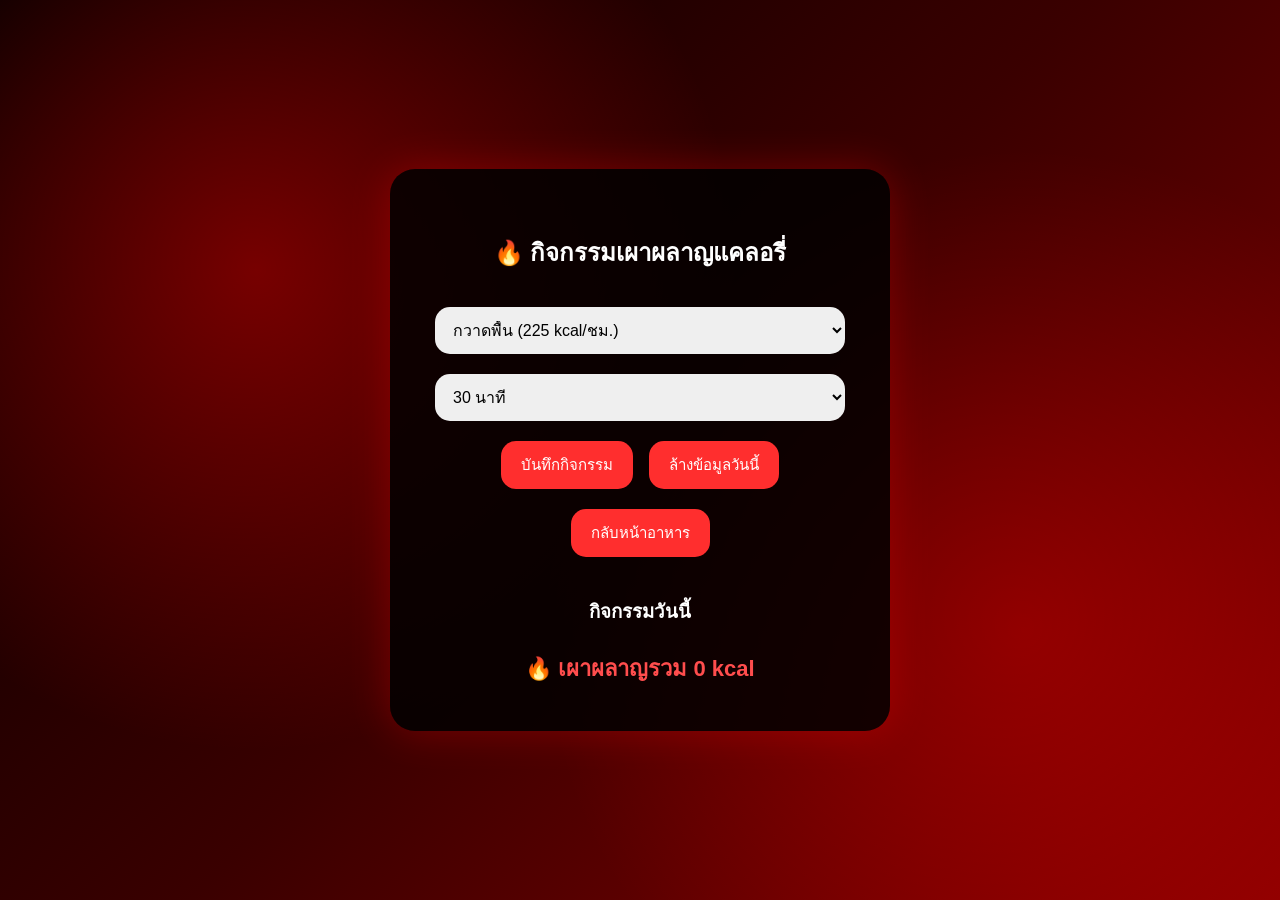
<file: activity.html>
<!DOCTYPE html>
<html lang="th">
<head>
<meta charset="UTF-8">
<meta name="viewport" content="width=device-width, initial-scale=1.0">
<title>กิจกรรมเผาผลาญแคลอรี่</title>

<style>
*{
    box-sizing:border-box;
}

body{
    margin:0;
    font-family:Arial, Helvetica, sans-serif;
    background:
        radial-gradient(circle at 20% 30%, rgba(255,0,0,0.4), transparent 40%),
        radial-gradient(circle at 80% 70%, rgba(255,0,0,0.3), transparent 40%),
        linear-gradient(135deg,#000000,#3a0000,#8b0000);
    color:white;
    display:flex;
    justify-content:center;
    align-items:center;
    min-height:100vh;
}

/* การ์ดหลัก */
.container{
    background:rgba(0,0,0,0.85);
    padding:45px;
    border-radius:25px;
    width:500px;
    text-align:center;
    box-shadow:0 0 40px rgba(255,0,0,0.3);
}

/* หัวข้อ */
h2{
    margin-bottom:25px;
    font-size:24px;
}

/* dropdown */
select{
    width:100%;
    padding:14px;
    margin:10px 0;
    border-radius:15px;
    border:none;
    font-size:16px;
    outline:none;
    transition:0.3s;
}

select:focus{
    box-shadow:0 0 10px rgba(255,0,0,0.6);
}

/* ปุ่ม */
button{
    padding:12px 20px;
    margin:10px 6px;
    border-radius:15px;
    border:none;
    font-size:15px;
    background:#ff2e2e;
    color:white;
    cursor:pointer;
    transition:0.3s;
}

button:hover{
    transform:scale(1.05);
    background:#ff4444;
}

/* รายการกิจกรรม */
.activity-list{
    margin-top:30px;
}

/* การ์ดกิจกรรม */
.card{
    background:#1a1a1a;
    padding:18px;
    border-radius:15px;
    margin:15px auto;
    box-shadow:0 0 15px rgba(255,0,0,0.2);
    text-align:left;
}

/* รวม kcal */
.total{
    margin-top:25px;
    font-size:22px;
    color:#ff4d4d;
    font-weight:bold;
    text-align:center;
}
</style>
</head>

<body>

<div class="container">

<h2>🔥 กิจกรรมเผาผลาญแคลอรี่</h2>

<select id="activitySelect"></select>

<select id="hourSelect">
    <option value="0.5">30 นาที</option>
    <option value="1">1 ชั่วโมง</option>
    <option value="2">2 ชั่วโมง</option>
    <option value="3">3 ชั่วโมง</option>
    <option value="4">4 ชั่วโมง</option>
    <option value="5">5 ชั่วโมง</option>
</select>

<div>
    <button onclick="addActivity()">บันทึกกิจกรรม</button>
    <button onclick="clearData()">ล้างข้อมูลวันนี้</button>
    <button onclick="goBack()">กลับหน้าอาหาร</button>
</div>

<div class="activity-list" id="activityResult"></div>

</div>

<script src="script(การเผาผลาญ).js"></script>

<script>

let activityLog = JSON.parse(localStorage.getItem("activityLog")) || [];
let totalBurn = parseFloat(localStorage.getItem("totalBurn")) || 0;

function loadActivities(){
    const select = document.getElementById("activitySelect");

    if(typeof activityDatabase !== "undefined"){
        activityDatabase.forEach(activity=>{
            const option = document.createElement("option");
            option.value = activity.kcal;
            option.textContent = `${activity.name} (${activity.kcal} kcal/ชม.)`;
            select.appendChild(option);
        });
    }

    renderActivity();
}

function addActivity(){

    const activitySelect = document.getElementById("activitySelect");
    const hourSelect = document.getElementById("hourSelect");

    const kcalPerHour = parseFloat(activitySelect.value);
    const hours = parseFloat(hourSelect.value);
    const activityName = activitySelect.options[activitySelect.selectedIndex].text;

    const burned = kcalPerHour * hours;

    totalBurn += burned;

    activityLog.push({
        name: activityName,
        hour: hours,
        burn: burned,
        date: new Date().toLocaleString()
    });

    localStorage.setItem("activityLog", JSON.stringify(activityLog));
    localStorage.setItem("totalBurn", totalBurn);

    renderActivity();
}

function renderActivity(){

    let html = "<h3>กิจกรรมวันนี้</h3>";

    activityLog.forEach(a=>{
        html += `
        <div class="card">
            <p><strong>${a.name}</strong></p>
            <p>⏱ ${a.hour} ชม.</p>
            <p>🔥 ${a.burn.toFixed(0)} kcal</p>
            <small>${a.date}</small>
        </div>
        `;
    });

    html += `<div class="total">🔥 เผาผลาญรวม ${totalBurn.toFixed(0)} kcal</div>`;

    document.getElementById("activityResult").innerHTML = html;
}

function clearData(){
    localStorage.removeItem("activityLog");
    localStorage.removeItem("totalBurn");
    activityLog = [];
    totalBurn = 0;
    renderActivity();
}

function goBack(){
    window.location.href = "main.html";
}

loadActivities();

</script>

</body>
</html>
</file>
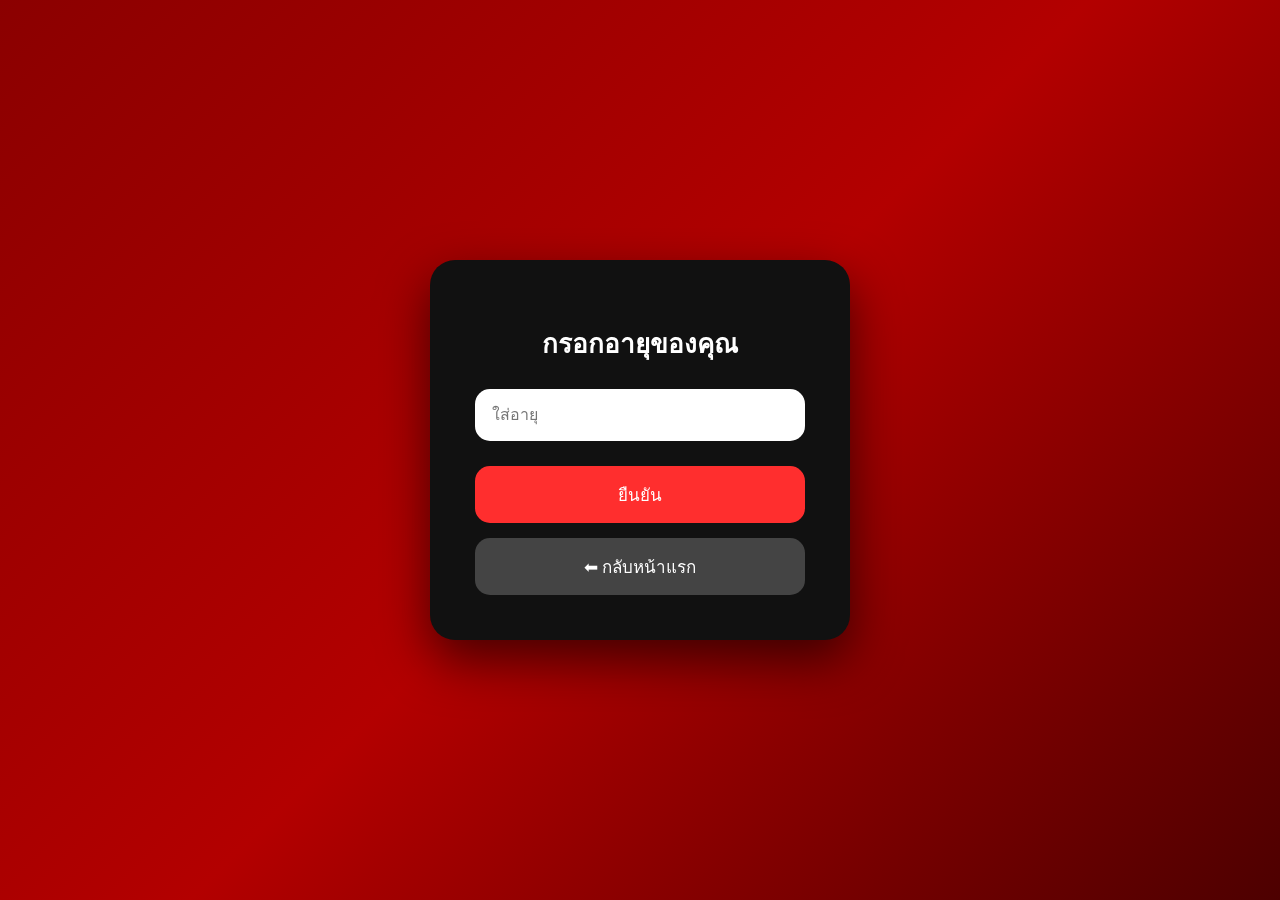
<file: age.html>
<!DOCTYPE html>
<html lang="th">
<head>
<meta charset="UTF-8">
<meta name="viewport" content="width=device-width, initial-scale=1.0">
<title>สุ่มอาหารตามอายุ</title>

<style>
*{
    box-sizing:border-box;
}

body{
    margin:0;
    display:flex;
    justify-content:center;
    align-items:center;
    min-height:100vh;
    background:linear-gradient(135deg,#8b0000,#b30000,#4d0000);
    font-family:Arial, Helvetica, sans-serif;
}

/* การ์ด */
.age-card{
    background:#111;
    padding:45px;
    border-radius:25px;
    width:420px;
    text-align:center;
    box-shadow:0 20px 50px rgba(0,0,0,0.6);
}

/* หัวข้อ */
.age-card h1{
    color:white;
    margin-bottom:25px;
    font-size:26px;
}

/* ช่องกรอก */
.age-card input{
    width:100%;
    padding:15px;
    border-radius:15px;
    border:2px solid transparent;
    margin-bottom:25px;
    font-size:16px;
    outline:none;
    transition:0.3s;
}

/* ตอนโฟกัส */
.age-card input:focus{
    border:2px solid #ff2e2e;
    box-shadow:0 0 10px rgba(255,46,46,0.6);
}

/* กล่องปุ่ม */
.button-group{
    display:flex;
    flex-direction:column;
    gap:15px;
}

/* ปุ่มทั้งหมด */
.button-group button{
    width:100%;
    padding:15px;
    border:none;
    border-radius:15px;
    font-size:17px;
    cursor:pointer;
    transition:0.3s;
}

/* ปุ่มยืนยัน */
.confirm-btn{
    background:#ff2e2e;
    color:white;
}

.confirm-btn:hover{
    background:#ff4444;
    transform:scale(1.05);
}

/* ปุ่มกลับ */
.back-btn{
    background:#444;
    color:white;
}

.back-btn:hover{
    background:#666;
    transform:scale(1.05);
}
</style>
</head>

<body>

<div class="age-card">
    <h1>กรอกอายุของคุณ</h1>

    <input type="number" id="ageInput" placeholder="ใส่อายุ">

    <div class="button-group">
        <button class="confirm-btn" onclick="goToResult()">ยืนยัน</button>
        <button class="back-btn" onclick="goMain()">⬅ กลับหน้าแรก</button>
    </div>
</div>

<script>

function goToResult(){
    const age = parseInt(document.getElementById("ageInput").value);

    if(!age || age <= 0){
        alert("กรุณากรอกอายุให้ถูกต้อง");
        return;
    }

    localStorage.setItem("userAge", age);
    window.location.href = "result-age.html";
}

function goMain(){
    window.location.href = "main.html";
}

</script>

</body>
</html>
</file>
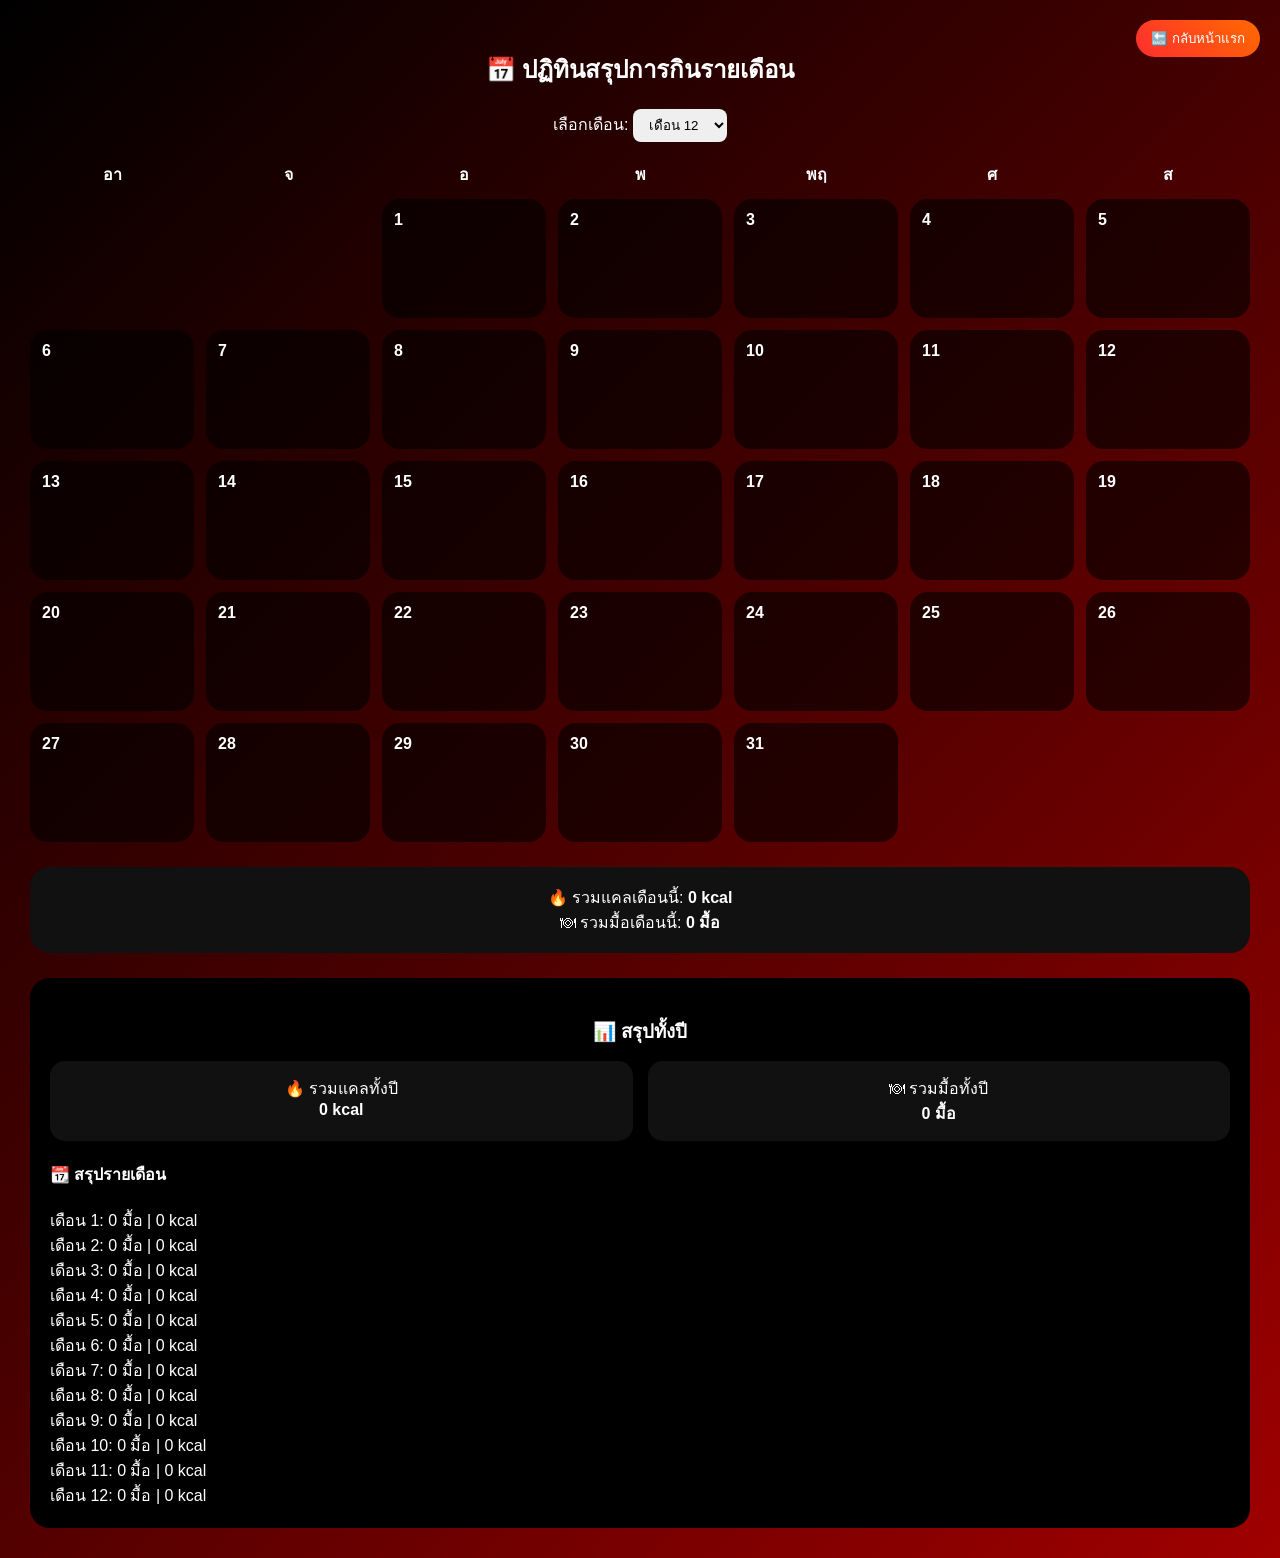
<file: daily-log.html>
<!DOCTYPE html>
<html lang="th">
<head>
<meta charset="UTF-8">
<meta name="viewport" content="width=device-width, initial-scale=1.0">
<title>ปฏิทินสรุปการกินรายเดือน</title>

<style>
body{
    margin:0;
    font-family:Kanit, sans-serif;
    background:linear-gradient(135deg,#000,#4b0000,#a00000);
    color:white;
    padding:30px;
}

/* ปุ่มกลับ */
.back-btn{
    position:fixed;
    top:20px;
    right:20px;
    background:linear-gradient(45deg,#ff2e2e,#ff6a00);
    border:none;
    color:white;
    padding:8px 15px;
    border-radius:25px;
    cursor:pointer;
}

/* หัวข้อ */
h2{
    text-align:center;
}

/* เลือกเดือน */
.month-select{
    text-align:center;
    margin:20px 0;
}

select{
    padding:8px 12px;
    border-radius:8px;
    border:none;
}

/* ปฏิทิน */
.calendar{
    display:grid;
    grid-template-columns:repeat(7,1fr);
    gap:12px;
}

.day-header{
    text-align:center;
    font-weight:bold;
}

.day{
    background:rgba(0,0,0,0.6);
    border-radius:18px;
    padding:12px;
    min-height:95px;
    cursor:pointer;
    transition:0.3s;
}

.day:hover{
    transform:translateY(-4px);
}

.day.has-data{
    border:2px solid #ff4444;
}

.day-number{
    font-weight:bold;
}

.day-cal{
    color:#ff4444;
    font-size:12px;
}

.day-meal{
    font-size:11px;
    opacity:0.7;
}

/* สรุปเดือน */
.month-summary{
    margin-top:25px;
    background:#111;
    padding:18px;
    border-radius:20px;
    text-align:center;
}

/* สรุปปี */
.year-summary{
    margin-top:25px;
    background:#000;
    padding:20px;
    border-radius:20px;
}

.year-summary h3{
    text-align:center;
    margin-bottom:15px;
}

.year-box{
    display:grid;
    grid-template-columns:repeat(auto-fit,minmax(200px,1fr));
    gap:15px;
}

.year-card{
    background:#111;
    padding:15px;
    border-radius:15px;
    text-align:center;
}

/* Modal */
.modal{
    display:none;
    position:fixed;
    top:0;
    left:0;
    width:100%;
    height:100%;
    background:rgba(0,0,0,0.85);
    justify-content:center;
    align-items:center;
}

.modal-content{
    background:#111;
    padding:25px;
    width:90%;
    max-width:500px;
    border-radius:20px;
}

.close{
    float:right;
    cursor:pointer;
    color:#ff4444;
}
</style>
</head>

<body>

<button class="back-btn" onclick="window.location.href='main.html'">
🔙 กลับหน้าแรก
</button>

<h2>📅 ปฏิทินสรุปการกินรายเดือน</h2>

<div class="month-select">
เลือกเดือน:
<select id="monthSelect"></select>
</div>

<div class="calendar" id="calendar"></div>

<div class="month-summary" id="monthSummary"></div>

<div class="year-summary">
<h3>📊 สรุปทั้งปี</h3>
<div class="year-box">
<div class="year-card" id="yearCal"></div>
<div class="year-card" id="yearMeals"></div>
</div>
<div id="yearMonthlyBreakdown" style="margin-top:15px;"></div>
</div>

<!-- Modal -->
<div class="modal" id="modal">
<div class="modal-content">
<span class="close" onclick="closeModal()">✖</span>
<h3 id="modalDate"></h3>
<div id="modalContent"></div>
</div>
</div>

<script>
const logs = JSON.parse(localStorage.getItem("foodLogs")) || [];
const calendar = document.getElementById("calendar");
const monthSelect = document.getElementById("monthSelect");
const monthSummary = document.getElementById("monthSummary");

const yearCalEl = document.getElementById("yearCal");
const yearMealsEl = document.getElementById("yearMeals");
const yearMonthlyBreakdown = document.getElementById("yearMonthlyBreakdown");

const daysName = ["อา","จ","อ","พ","พฤ","ศ","ส"];

daysName.forEach(d=>{
calendar.innerHTML += `<div class="day-header">${d}</div>`;
});

for(let i=1;i<=12;i++){
monthSelect.innerHTML += `<option value="${i}">เดือน ${i}</option>`;
}

monthSelect.value = new Date().getMonth()+1;
monthSelect.addEventListener("change", renderCalendar);

function renderCalendar(){

calendar.innerHTML="";
daysName.forEach(d=>{
calendar.innerHTML += `<div class="day-header">${d}</div>`;
});

const month = parseInt(monthSelect.value);
const year = new Date().getFullYear();

const firstDay = new Date(year, month-1, 1).getDay();
const daysInMonth = new Date(year, month, 0).getDate();

for(let i=0;i<firstDay;i++){
calendar.innerHTML += `<div></div>`;
}

let monthTotal = 0;
let monthMeals = 0;

for(let d=1; d<=daysInMonth; d++){

const dateStr = `${d}/${month}/${year+543}`;
const dayLogs = logs.filter(l => l.date === dateStr);

let total = 0;
dayLogs.forEach(l=> total += l.cal);

monthTotal += total;
monthMeals += dayLogs.length;

calendar.innerHTML += `
<div class="day ${total>0?'has-data':''}" onclick="showDetail('${dateStr}')">
<div class="day-number">${d}</div>
${total>0 ? `<div class="day-cal">🔥 ${total} kcal</div>
<div class="day-meal">${dayLogs.length} มื้อ</div>` : ""}
</div>
`;
}

monthSummary.innerHTML =
`🔥 รวมแคลเดือนนี้: <b>${monthTotal} kcal</b><br>
🍽 รวมมื้อเดือนนี้: <b>${monthMeals} มื้อ</b>`;

renderYearSummary();
}

function renderYearSummary(){

let yearTotalCal = 0;
let yearTotalMeals = logs.length;

let monthlyData = {};

logs.forEach(l=>{
const parts = l.date.split("/");
const m = parts[1];
if(!monthlyData[m]) monthlyData[m] = {cal:0, meals:0};
monthlyData[m].cal += l.cal;
monthlyData[m].meals += 1;
yearTotalCal += l.cal;
});

yearCalEl.innerHTML = `🔥 รวมแคลทั้งปี<br><b>${yearTotalCal} kcal</b>`;
yearMealsEl.innerHTML = `🍽 รวมมื้อทั้งปี<br><b>${yearTotalMeals} มื้อ</b>`;

let html = "<h4>📆 สรุปรายเดือน</h4>";
for(let m=1;m<=12;m++){
if(monthlyData[m]){
html += `เดือน ${m}: ${monthlyData[m].meals} มื้อ | ${monthlyData[m].cal} kcal<br>`;
}else{
html += `เดือน ${m}: 0 มื้อ | 0 kcal<br>`;
}
}
yearMonthlyBreakdown.innerHTML = html;
}

function showDetail(date){

const dayLogs = logs.filter(l => l.date === date);
let html="";

if(dayLogs.length===0){
html="ไม่มีข้อมูลวันนี้";
}else{
dayLogs.forEach(l=>{
html+=`
🍽 ${l.meal} - ${l.name} (${l.cal} kcal)
<br>⏰ ${l.time}
<hr>
`;
});
}

document.getElementById("modalDate").innerText="📅 วันที่ "+date;
document.getElementById("modalContent").innerHTML=html;
document.getElementById("modal").style.display="flex";
}

function closeModal(){
document.getElementById("modal").style.display="none";
}

renderCalendar();
</script>

</body>
</html>
</file>
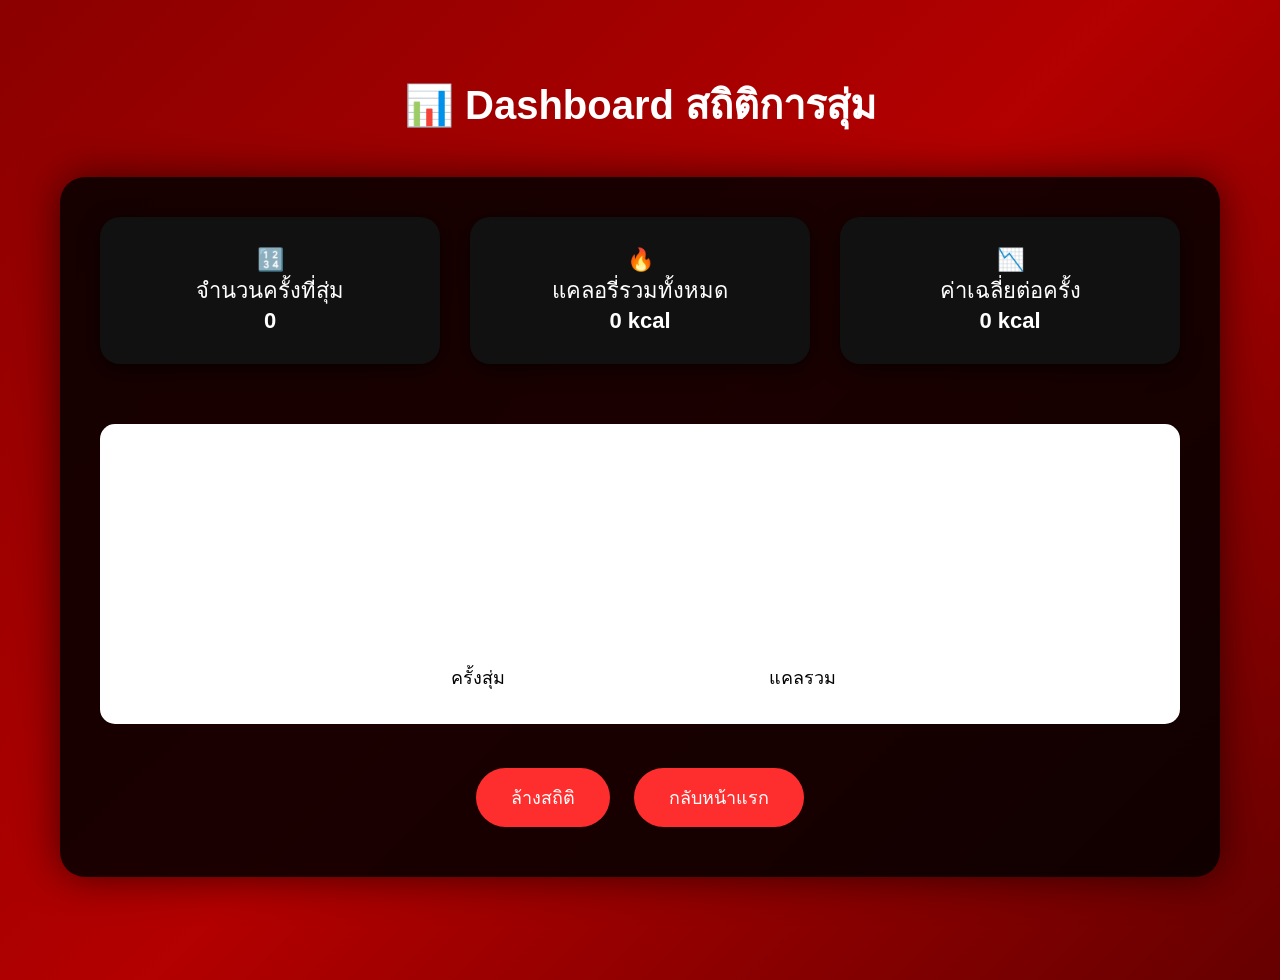
<file: dashboard.html>
<!DOCTYPE html>
<html lang="th">
<head>
<meta charset="UTF-8">
<meta name="viewport" content="width=device-width, initial-scale=1.0">
<title>Dashboard สถิติ</title>

<style>
body{
    margin:0;
    font-family:Arial, sans-serif;
    background:linear-gradient(135deg,#8b0000,#b30000,#660000);
    color:white;
}

/* เต็มหน้าจอ */
.container{
    min-height:100vh;
    display:flex;
    flex-direction:column;
    align-items:center;
    padding:40px;
}

h2{
    font-size:40px;
    margin-bottom:40px;
}

/* การ์ดใหญ่เต็มจอ */
.card{
    width:90%;
    max-width:1100px;
    background:rgba(0,0,0,0.85);
    padding:40px;
    border-radius:25px;
    box-shadow:0 0 40px rgba(0,0,0,0.6);
}

/* สถิติเรียง 3 ช่อง */
.stats-grid{
    display:grid;
    grid-template-columns:repeat(3,1fr);
    gap:30px;
    margin-bottom:40px;
}

.stat-box{
    background:#111;
    padding:30px;
    border-radius:20px;
    text-align:center;
    font-size:22px;
    box-shadow:0 5px 20px rgba(0,0,0,0.6);
    transition:0.3s;
}

.stat-box:hover{
    transform:translateY(-5px);
}

/* กราฟ */
canvas{
    width:100%;
    height:300px;
    background:white;
    border-radius:15px;
    margin-top:20px;
}

/* ปุ่ม */
.buttons{
    text-align:center;
    margin-top:30px;
}

button{
    padding:15px 35px;
    border:none;
    border-radius:30px;
    background:#ff2e2e;
    color:white;
    font-size:18px;
    cursor:pointer;
    margin:10px;
    transition:0.3s;
}

button:hover{
    background:#ff5555;
    transform:scale(1.05);
}
</style>
</head>

<body>

<div class="container">

<h2>📊 Dashboard สถิติการสุ่ม</h2>

<div class="card">

    <div class="stats-grid">
        <div class="stat-box" id="totalRandom"></div>
        <div class="stat-box" id="totalCalories"></div>
        <div class="stat-box" id="avgCalories"></div>
    </div>

    <canvas id="chart"></canvas>

    <div class="buttons">
        <button onclick="clearStats()">ล้างสถิติ</button>
        <button onclick="window.location.href='main.html'">กลับหน้าแรก</button>
    </div>

</div>

</div>

<script>

function loadStats(){
    let stats = JSON.parse(localStorage.getItem("stats")) || {
        totalRandom:0,
        totalCalories:0
    };

    let avg = stats.totalRandom > 0 
        ? Math.round(stats.totalCalories / stats.totalRandom)
        : 0;

    document.getElementById("totalRandom").innerHTML =
        "🔢 <br>จำนวนครั้งที่สุ่ม<br><b>" + stats.totalRandom + "</b>";

    document.getElementById("totalCalories").innerHTML =
        "🔥 <br>แคลอรี่รวมทั้งหมด<br><b>" + stats.totalCalories + " kcal</b>";

    document.getElementById("avgCalories").innerHTML =
        "📉 <br>ค่าเฉลี่ยต่อครั้ง<br><b>" + avg + " kcal</b>";

    drawChart(stats.totalRandom, stats.totalCalories);
}

function drawChart(totalRandom, totalCalories){
    let canvas = document.getElementById("chart");
    let ctx = canvas.getContext("2d");

    canvas.width = canvas.offsetWidth;
    canvas.height = 300;

    ctx.clearRect(0,0,canvas.width,canvas.height);

    let center1 = canvas.width * 0.35;
    let center2 = canvas.width * 0.65;

    let barWidth = 120;
    let maxHeight = 180;

    let randomHeight = totalRandom * 10;
    let calHeight = totalCalories / 5;

    // แท่ง ครั้งสุ่ม
    ctx.fillStyle = "red";
    ctx.fillRect(center1 - barWidth/2, 220 - randomHeight, barWidth, randomHeight);

    // แท่ง แคลรวม
    ctx.fillStyle = "orange";
    ctx.fillRect(center2 - barWidth/2, 220 - calHeight, barWidth, calHeight);

    // จัดข้อความให้อยู่กลางแท่ง
    ctx.fillStyle = "black";
    ctx.font = "18px Arial";
    ctx.textAlign = "center";

    ctx.fillText("ครั้งสุ่ม", center1, 260);
    ctx.fillText("แคลรวม", center2, 260);
}

function clearStats(){
    localStorage.removeItem("stats");
    alert("ล้างสถิติเรียบร้อยแล้ว");
    loadStats();
}

window.onload = loadStats;

</script>

</body>
</html>
</file>
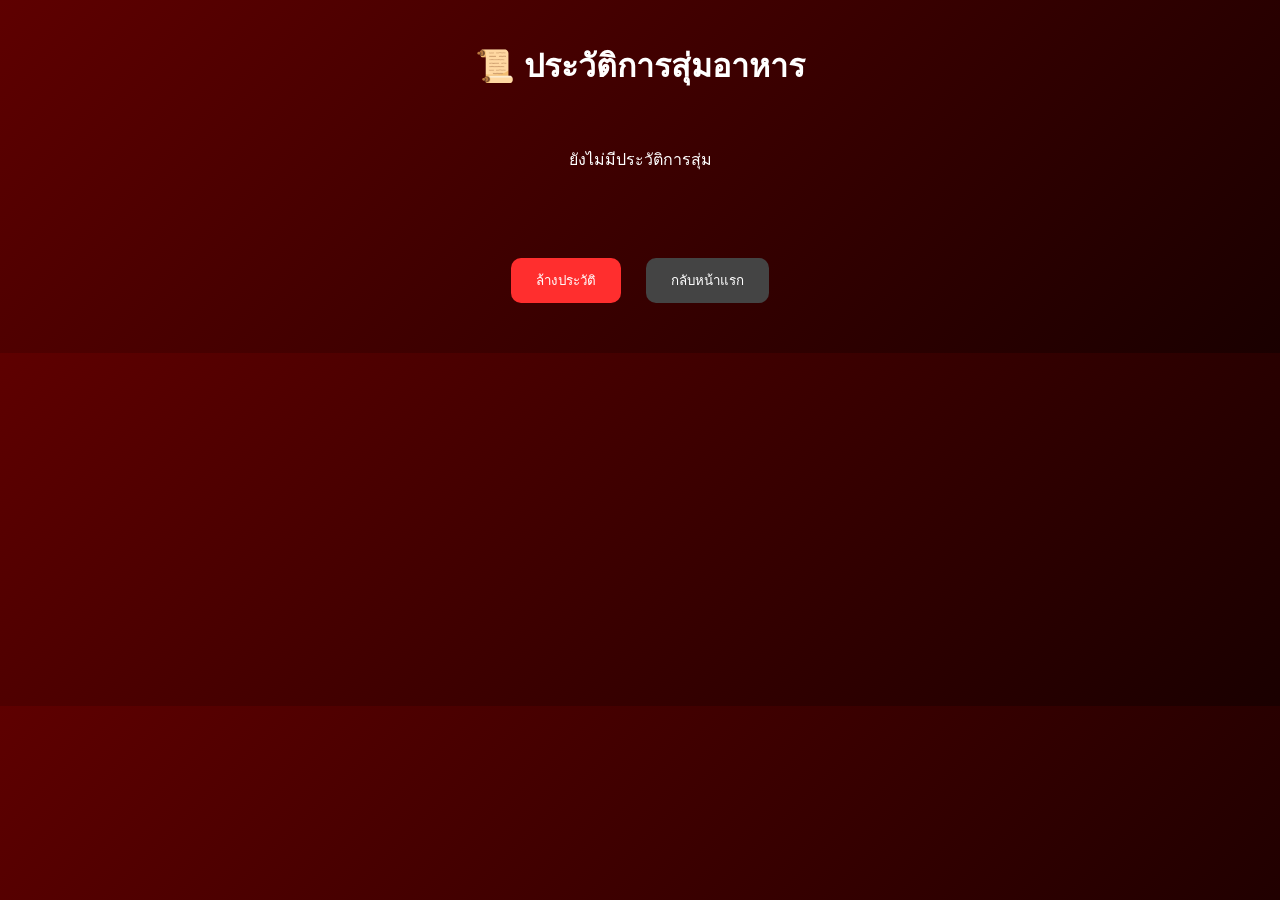
<file: history.html>
<!DOCTYPE html>
<html lang="th">
<head>
<meta charset="UTF-8">
<meta name="viewport" content="width=device-width, initial-scale=1.0">
<title>ประวัติการสุ่มอาหาร</title>

<style>
body{
    margin:0;
    font-family:sans-serif;
    background:linear-gradient(135deg,#5e0000,#1a0000);
    color:white;
}

.header{
    text-align:center;
    padding:40px 0 20px 0;
    font-size:32px;
    font-weight:bold;
}

.history-container{
    width:100%;
    max-width:900px;
    margin:auto;
    padding:20px;
}

.history-card{
    width:100%;
    background:rgba(255,255,255,0.08);
    border-radius:15px;
    padding:18px;
    margin-bottom:20px;
    display:flex;
    align-items:center;
    gap:18px;
}

.history-card img{
    width:90px;
    height:90px;
    object-fit:cover;
    border-radius:12px;
    border:2px solid #ff2e2e;
}

.food-info{
    flex:1;
}

.food-info h3{
    margin:0;
}

.food-info p{
    margin:5px 0 0 0;
    color:#ffae00;
}

.button-group{
    text-align:center;
    margin:40px 0;
}

button{
    padding:12px 25px;
    border:none;
    border-radius:10px;
    cursor:pointer;
    margin:10px;
}

.clear-btn{
    background:#ff2e2e;
    color:white;
}

.back-btn{
    background:#444;
    color:white;
}
</style>
</head>

<body>

<div class="header">📜 ประวัติการสุ่มอาหาร</div>

<div class="history-container" id="historyList"></div>

<div class="button-group">
    <button class="clear-btn" onclick="clearHistory()">ล้างประวัติ</button>
    <button class="back-btn" onclick="goBack()">กลับหน้าแรก</button>
</div>

<script>

function loadHistory() {

    let history = JSON.parse(localStorage.getItem("foodHistory")) || [];
    let list = document.getElementById("historyList");
    list.innerHTML = "";

    if(history.length === 0){
        list.innerHTML = "<p style='text-align:center;'>ยังไม่มีประวัติการสุ่ม</p>";
        return;
    }

    history.slice().reverse().forEach(item => {

        let card = document.createElement("div");
        card.className = "history-card";

        card.innerHTML = `
            <img src="${item.img}" onerror="this.src='https://via.placeholder.com/90?text=No+Image'">
            <div class="food-info">
                <h3>${item.name}</h3>
                <p>🔥 ${item.cal} kcal</p>
            </div>
        `;

        list.appendChild(card);
    });
}

function clearHistory(){
    localStorage.removeItem("foodHistory");
    loadHistory();
}

function goBack(){
    window.location.href = "main.html";
}

window.onload = loadHistory;

</script>

</body>
</html>
</file>
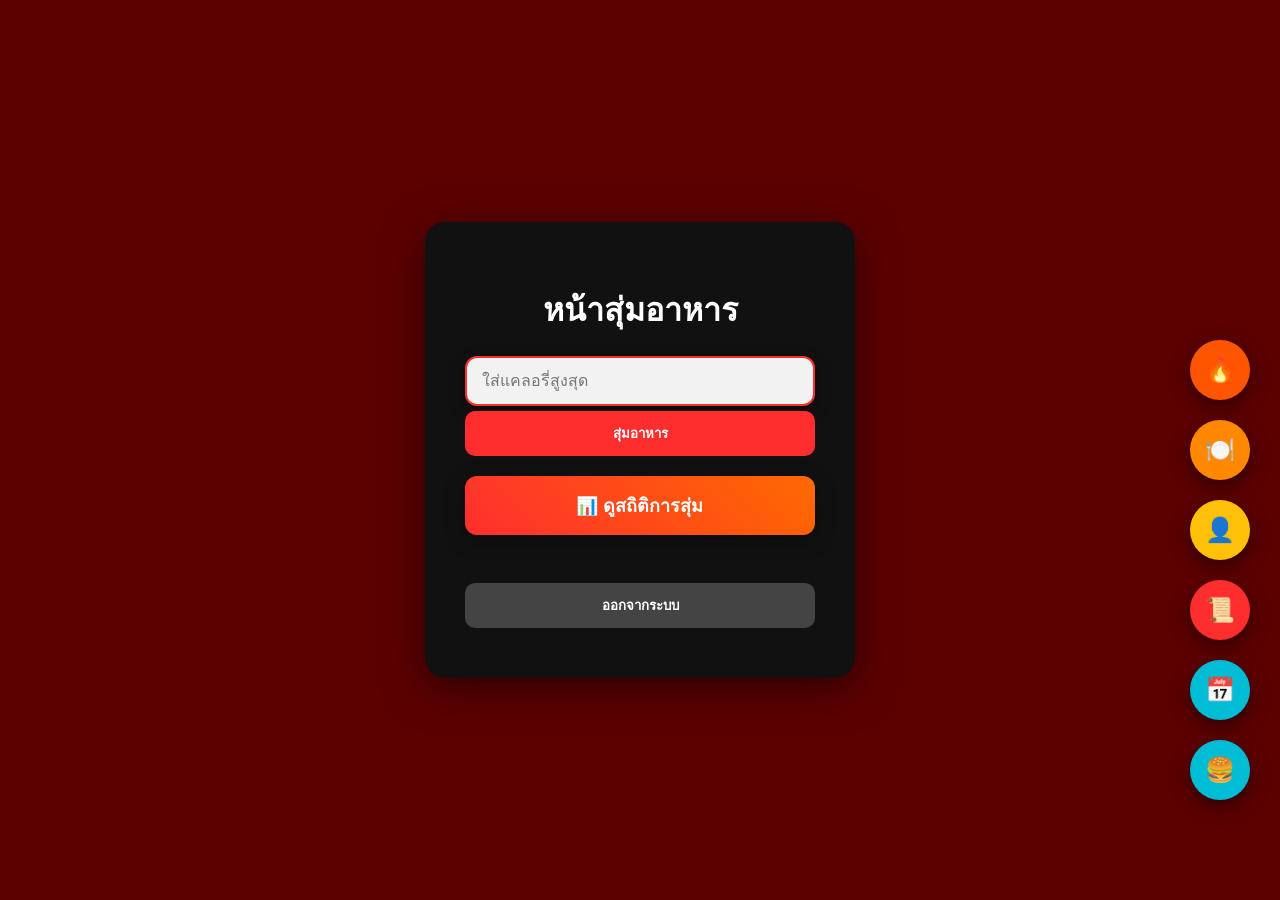
<file: main.html>
<!DOCTYPE html>
<html lang="th">
<head>
<meta charset="UTF-8">
<meta name="viewport" content="width=device-width, initial-scale=1.0">
<title>Random Food</title>

<style>
body{
    margin:0;
    font-family:Arial, Helvetica, sans-serif;
    background:#5c0000;
    display:flex;
    justify-content:center;
    align-items:center;
    height:100vh;
}

/* กล่องกลาง */
.container{
    display:flex;
    justify-content:center;
    align-items:center;
    width:100%;
}

.card{
    background:#111;
    padding:40px;
    border-radius:20px;
    width:350px;
    text-align:center;
    box-shadow:0 10px 40px rgba(0,0,0,0.5);
}

h1{ color:white; }

input{
    width:100%;
    height:50px;
    padding:0 15px;
    border-radius:12px;
    border:2px solid #ff2e2e;
    font-size:16px;
    background:#f2f2f2;
    box-shadow:0 5px 15px rgba(0,0,0,0.4);
    transition:0.3s;
    box-sizing:border-box;
}

input:focus{
    outline:none;
    border:2px solid #ff2e2e;
    background:white;
    box-shadow:0 8px 20px rgba(255,46,46,0.4);
}

.main-btn{
    width:100%;
    padding:12px;
    border:none;
    border-radius:10px;
    background:#ff2e2e;
    color:white;
    font-weight:bold;
    cursor:pointer;
    margin-bottom:10px;
    transition:0.3s;
}

.main-btn:hover{
    transform:scale(1.05);
}

.dashboard-btn{
    width:100%;
    padding:15px;
    margin:10px 0;
    border:none;
    border-radius:12px;
    background:linear-gradient(45deg,#ff2e2e,#ff6a00);
    color:white;
    font-size:18px;
    font-weight:bold;
    cursor:pointer;
    transition:0.3s;
    box-shadow:0 5px 20px rgba(0,0,0,0.4);
}

.dashboard-btn:hover{
    transform:scale(1.05);
}

.logout{ background:#444; }

/* 🔥 Floating Menu */
.floating-container{
    position: fixed;
    right: 30px;
    bottom: 100px;
    display: flex;
    flex-direction: column;
    gap: 20px;
    z-index: 999;
}

.floating-btn{
    width: 60px;
    height: 60px;
    border-radius: 50%;
    border: none;
    font-size: 24px;
    cursor: pointer;
    box-shadow: 0 6px 18px rgba(0,0,0,0.5);
    transition: 0.3s;
    position: relative;
}

.floating-btn:hover{
    transform: scale(1.15);
}

/* สีปุ่ม */
.activity{ background:#ff5500; color:white; }
.meal{ background:#ff8800; color:white; }
.profile{ background:#ffc107; color:black; }
.history{ background:#ff2e2e; color:white; }
.daily{ background:#00bcd4; color:white; }
.foodlist{ background:#00bcd4; color:white; } /* ปุ่มใหม่ */

/* Tooltip */
.floating-btn::after{
    content: attr(data-tooltip);
    position: absolute;
    right: 80px;
    top: 50%;
    transform: translateY(-50%);
    background:#111;
    color:white;
    padding:8px 14px;
    border-radius:8px;
    font-size:14px;
    white-space: nowrap;
    opacity:0;
    transition:0.3s;
}

.floating-btn:hover::after{
    opacity:1;
}
</style>
</head>

<body>

<div class="container">
    <div class="card">

        <h1>หน้าสุ่มอาหาร</h1>

        <input type="number" id="calInput" placeholder="ใส่แคลอรี่สูงสุด">
        <p id="errorMsg" style="color:red; font-size:14px; margin:5px 0;"></p>

        <button class="main-btn" onclick="startRandom()">สุ่มอาหาร</button>

        <button class="dashboard-btn"
            onclick="window.location.href='dashboard.html'">
            📊 ดูสถิติการสุ่ม
        </button>

        <h2 id="foodName" style="color:white;"></h2>
        <p id="foodCal" style="color:white;"></p>
        <p id="foodType" style="color:white;"></p>
        <img id="foodImg" style="width:100%;border-radius:10px;">
         <button class="main-btn logout"
            onclick="logout()">ออกจากระบบ</button>


    </div>
</div>

<!-- 🔥 Floating Menu -->
<div class="floating-container">

    <button class="floating-btn activity"
        onclick="window.location.href='activity.html'"
        data-tooltip="🔥 กิจกรรมเผาผลาญแคลอรี่">🔥</button>

    <button class="floating-btn meal"
        onclick="window.location.href='meal-plan.html'"
        data-tooltip="🍽 ระบบสุ่มอาหาร 3 มื้อ">🍽️</button>

    <button class="floating-btn profile"
        onclick="window.location.href='age.html'"
        data-tooltip="👤 กินตามวัย">👤</button>

    <button class="floating-btn history"
        onclick="window.location.href='history.html'"
        data-tooltip="📜 ประวัติการสุ่ม">📜</button>

    <button class="floating-btn daily"
        onclick="window.location.href='daily-log.html'"
        data-tooltip="📅 บันทึกอาหารรายวัน">📅</button>

    <!-- ✅ ปุ่มใหม่ รายการอาหารทั้งหมด -->
    <button class="floating-btn foodlist"
        onclick="window.location.href='food-list.html'"
        data-tooltip="🍔 รายการอาหารทั้งหมด">🍔</button>

</div>

<script src="script.js"></script>

</body>
</html>
</file>
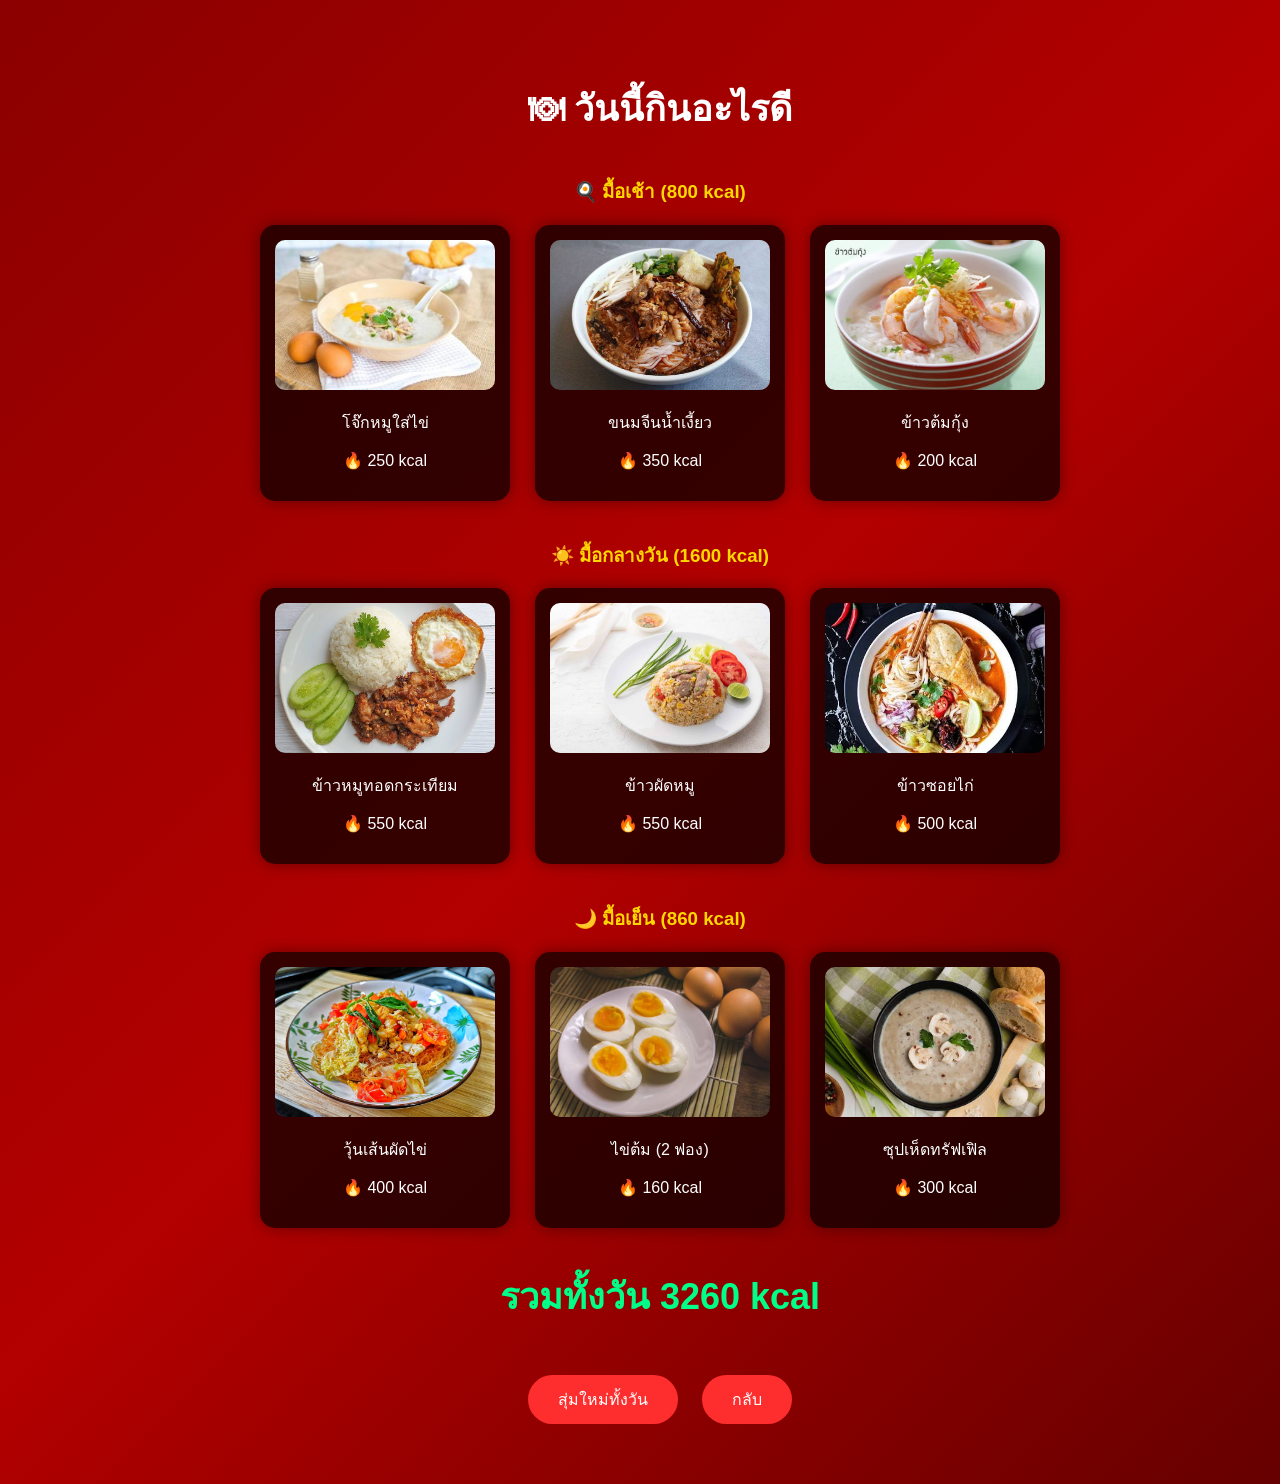
<file: meal-plan.html>
<!DOCTYPE html>
<html lang="th">
<head>
<meta charset="UTF-8">
<meta name="viewport" content="width=device-width, initial-scale=1.0">
<title>วันนี้กินอะไรดี</title>

<style>
body{
    margin:0;
    font-family:Arial, sans-serif;
    background:linear-gradient(135deg,#8b0000,#b30000,#660000);
    color:white;
}

.container{
    width:100%;
    min-height:100vh;
    padding:50px 20px;
    text-align:center;
}

h2{
    font-size:36px;
    margin-bottom:40px;
}

h3{
    margin-top:40px;
    color:#ffd700;
}

.food-list{
    display:flex;
    justify-content:center;
    gap:25px;
    flex-wrap:wrap;
    margin-bottom:40px;
}

.food{
    width:220px;
    background:rgba(0,0,0,0.7);
    padding:15px;
    border-radius:15px;
    transition:0.3s;
    box-shadow:0 0 15px rgba(0,0,0,0.4);
}

.food:hover{
    transform:translateY(-5px);
    background:rgba(0,0,0,0.85);
}

.food img{
    width:100%;
    height:150px;
    object-fit:cover;
    border-radius:10px;
}

button{
    padding:12px 30px;
    border:none;
    border-radius:25px;
    background:#ff2e2e;
    color:white;
    font-size:16px;
    cursor:pointer;
    margin:10px;
    transition:0.3s;
}

button:hover{
    background:#ff5555;
}
</style>
</head>

<body>

<div class="container">

<h2>🍽 วันนี้กินอะไรดี</h2>

<div id="resultBox"></div>

<button onclick="generateMealPlan()">สุ่มใหม่ทั้งวัน</button>
<button onclick="window.history.back()">กลับ</button>

</div>

<script src="script.nutrition.js"></script>

<script>

window.onload = function(){
    generateMealPlan();
}

function generateMealPlan(){

    function pickMeal(mealType){

        let filtered = foodData.filter(f => f.meal.includes(mealType));
        let shuffled = filtered.sort(()=>Math.random()-0.5);
        let selected = shuffled.slice(0,3);

        let total = 0;
        selected.forEach(f => total += f.cal);

        return {meal:selected,total};
    }

    let breakfast = pickMeal("breakfast");
    let lunch = pickMeal("lunch");
    let dinner = pickMeal("dinner");

    document.getElementById("resultBox").innerHTML = `
        <h3>🍳 มื้อเช้า (${breakfast.total} kcal)</h3>
        ${render(breakfast.meal)}

        <h3>☀️ มื้อกลางวัน (${lunch.total} kcal)</h3>
        ${render(lunch.meal)}

        <h3>🌙 มื้อเย็น (${dinner.total} kcal)</h3>
        ${render(dinner.meal)}

        <h2 style="color:#00ff88">
        รวมทั้งวัน ${breakfast.total + lunch.total + dinner.total} kcal
        </h2>
    `;
}

function render(list){
    let html = "<div class='food-list'>";
    list.forEach(f=>{
        html+=`
        <div class="food">
            <img src="${f.img}">
            <p>${f.name}</p>
            <p>🔥 ${f.cal} kcal</p>
        </div>
        `;
    });
    html+="</div>";
    return html;
}

</script>

</body>
</html>
</file>
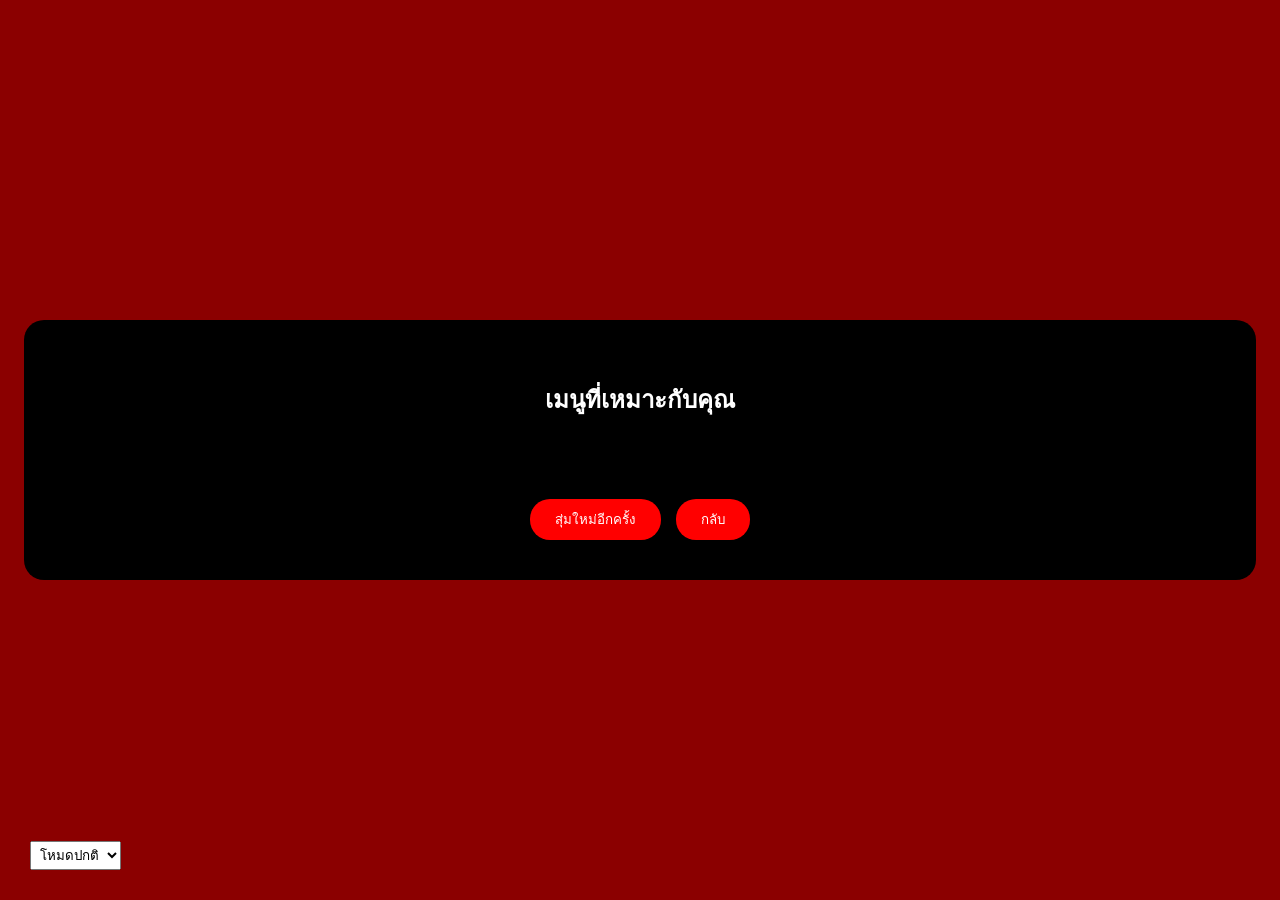
<file: result-age.html>
<!DOCTYPE html>
<html lang="th">
<head>
<meta charset="UTF-8">
<meta name="viewport" content="width=device-width, initial-scale=1.0">
<title>ผลลัพธ์ตามอายุ</title>

<style>
body{
    margin:0;
    font-family: Arial, sans-serif;
    background:#8b0000;
    display:flex;
    justify-content:center;
    align-items:center;
    height:100vh;
}

.container{
    width:90%;
    max-width:1200px;
    background:black;
    border-radius:20px;
    padding:40px;
    text-align:center;
    color:white;
}

h2{
    margin-bottom:5px;
}

.food-list{
    display:flex;
    justify-content:center;
    gap:25px;
    margin-top:40px;
    flex-wrap:wrap;
}

.food{
    width:160px;
}

.food img{
    width:160px;
    height:160px;
    object-fit:cover;
    border-radius:15px;
}

.total{
    margin-top:40px;
    font-size:22px;
    color:#ff0000;
    font-weight:bold;
}

.btn-group{
    margin-top:25px;
    display:flex;
    justify-content:center;
    gap:15px;
}

button{
    padding:10px 25px;
    background:red;
    color:white;
    border:none;
    border-radius:20px;
    cursor:pointer;
}

.btn-group button:first-child{
    background:#ff0000;
}

select{
    position:absolute;
    bottom:30px;
    left:30px;
    padding:5px;
}
</style>
</head>

<body>

<div class="container">

    <h2>เมนูที่เหมาะกับคุณ</h2>
    <p id="rangeText"></p>

    <div class="food-list" id="resultBox"></div>

    <div class="total" id="totalText"></div>

    <div class="btn-group">
        <button onclick="generateMenu()">สุ่มใหม่อีกครั้ง</button>
        <button onclick="window.history.back()">กลับ</button>
    </div>

</div>

<select id="modeSelect" onchange="generateMenu()">
    <option value="normal">โหมดปกติ</option>
    <option value="noSpicy">ไม่เผ็ด</option>
    <option value="highProtein">โปรตีนสูง</option>
</select>

<script src="script(ข้อมูลอาหาร).js"></script>

<script>

window.onload = function(){
    generateMenu();
}

function getRangeByAge(age){
    if(age <= 8) return {min:1200,max:1600};
    if(age <= 18) return {min:1600,max:2200};
    if(age <= 50) return {min:1800,max:2400};
    return {min:1600,max:2000};
}

function generateMenu(){

    let age = parseInt(localStorage.getItem("userAge"));
    if(!age){
        alert("ไม่พบอายุ");
        return;
    }

    let range = getRangeByAge(age);
    let mode = document.getElementById("modeSelect").value;

    let ageType = "";
    if(age <= 8) ageType = "เด็ก";
    else if(age <= 18) ageType = "วัยรุ่น";
    else if(age <= 50) ageType = "ผู้ใหญ่";
    else ageType = "ผู้สูงอายุ";

    let filtered = foodData.filter(f =>
        f.ageGroup.includes("ทุกวัย") || f.ageGroup.includes(ageType)
    );

    if(mode === "noSpicy"){
        filtered = filtered.filter(f => f.spicy === false);
    }

    if(mode === "highProtein"){
        filtered = filtered.filter(f => f.protein >= 25);
    }

    if(ageType === "ผู้สูงอายุ"){
        filtered = filtered.filter(f => f.chewEasy === true);
    }

    let selected = [];
    let total = 0;

    for(let i=0;i<1000;i++){

        selected = [];
        total = 0;

        let shuffled = [...filtered].sort(()=>Math.random()-0.5);

        for(let food of shuffled){
            if(selected.length < 5){
                selected.push(food);
                total += food.calories;
            }
        }

        if(total >= range.min && total <= range.max){
            break;
        }
    }

    document.getElementById("rangeText").innerText =
        `ช่วงที่ควรได้รับ ${range.min}-${range.max} kcal`;

    let html = "";
    selected.forEach(f=>{
        html += `
            <div class="food">
                <img src="${f.image}">
                <p>${f.name}</p>
                <p>🔥 ${f.calories} kcal</p>
            </div>
        `;
    });

    document.getElementById("resultBox").innerHTML = html;
    document.getElementById("totalText").innerText =
        `รวม ${total} kcal`;
}

</script>

</body>
</html>
</file>
